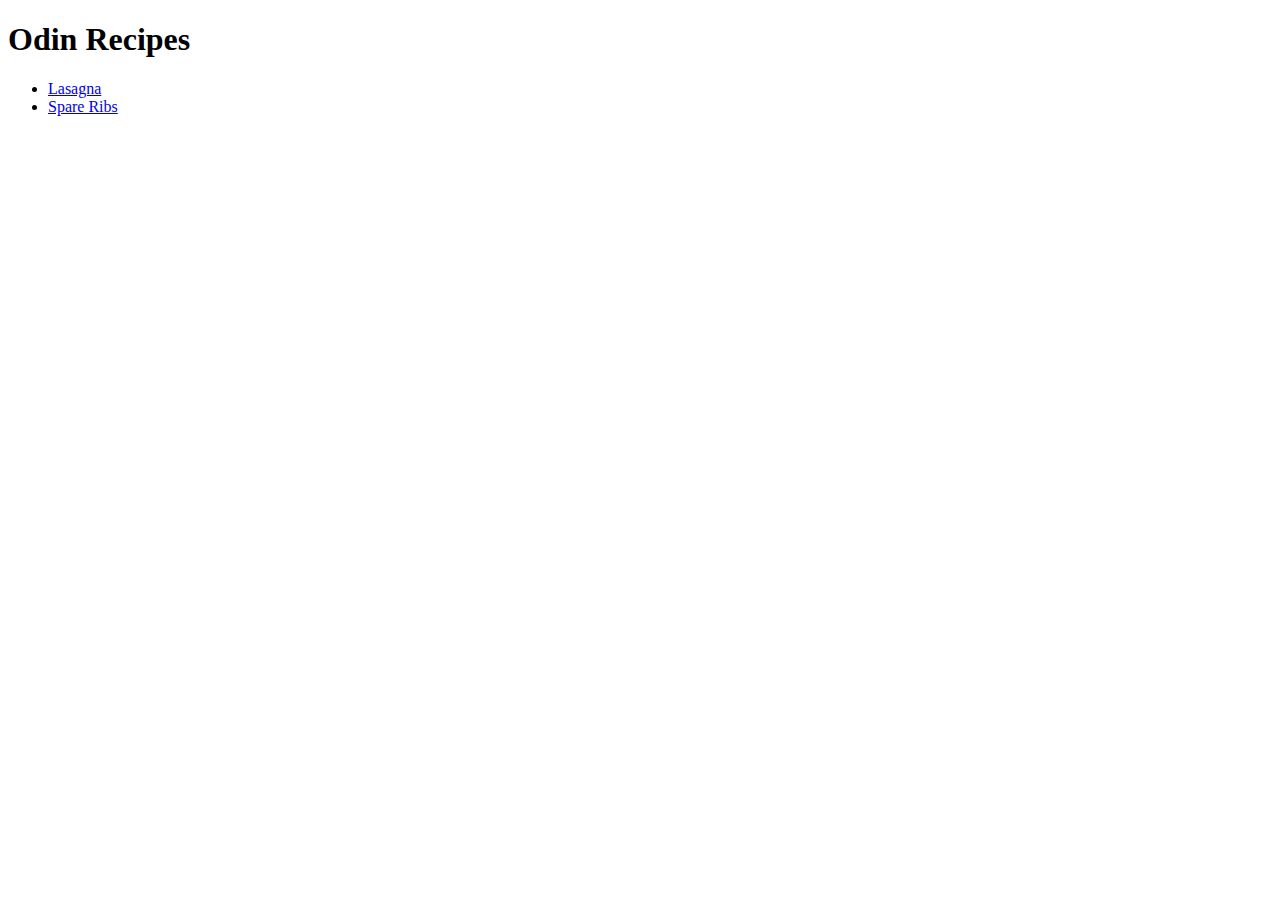
<file: index.html>
<!DOCTYPE html>
<html la="en">
    <head>
        <meta charset="utf-8">
        <title>Odin Recipes</title>
    </head>
    <body>
        <h1>Odin Recipes</h1>
        <ul>
        <li><a href="./recipes/lasagna.html" target="_blank">Lasagna</a></li>
        <li><a href="./recipes/spare-ribs.html" target="_blank">Spare Ribs</a></li>
        </ul>
    </body>
</html>
</file>
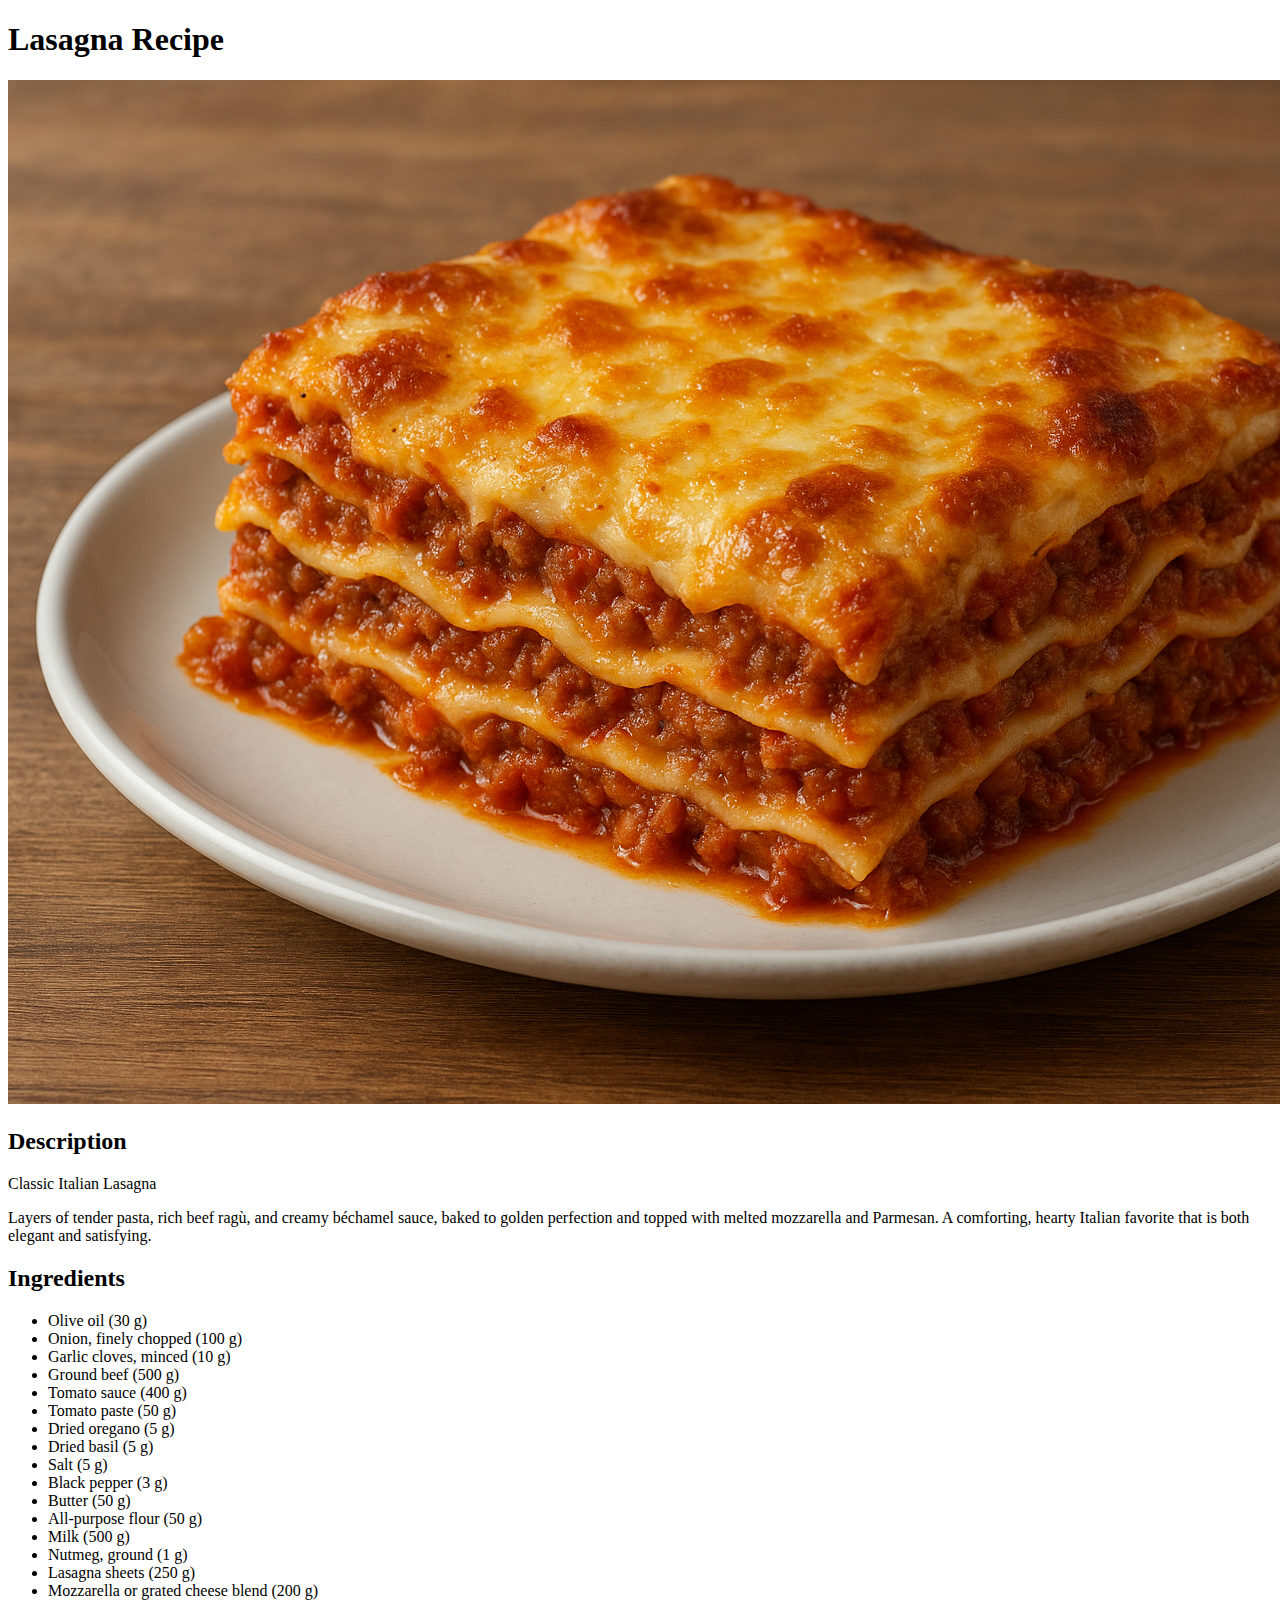
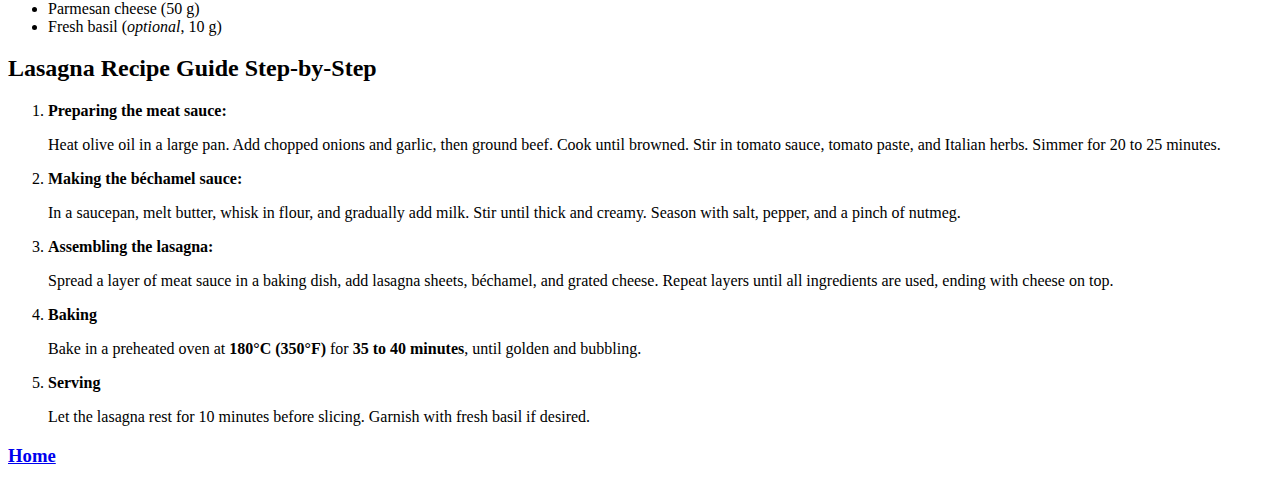
<file: recipes/lasagna.html>
<!DOCTYPE html>
<html la="en">
    <head>
        <meta charset="utf-8">
        <title>Lasagna Recipe</title>
    </head>
    <body>
        <h1>Lasagna Recipe</h1>
        <img src="../images/lasagna.png" alt="lasagna dish">
       
        <h2>Description</h2>
        <p></strong>Classic Italian Lasagna</strong></p>
        <p>Layers of tender pasta, rich beef ragù, and creamy béchamel sauce,
         baked to golden perfection and topped with melted mozzarella and Parmesan.
         A comforting, hearty Italian favorite that is both elegant and satisfying.</p>
        
        <h2>Ingredients</h2>
        <ul>
            <li>Olive oil (30 g)</li>
            <li>Onion, finely chopped (100 g)</li>
            <li>Garlic cloves, minced (10 g)</li>
            <li>Ground beef (500 g)</li>
            <li>Tomato sauce (400 g)</li>
            <li>Tomato paste (50 g)</li>
            <li>Dried oregano (5 g)</li>
            <li>Dried basil (5 g)</li>
            <li>Salt (5 g)</li>
            <li>Black pepper (3 g)</li>
            <li>Butter (50 g)</li>
            <li>All-purpose flour (50 g)</li>
            <li>Milk (500 g)</li>
            <li>Nutmeg, ground (1 g)</li>
            <li>Lasagna sheets (250 g)</li>
            <li>Mozzarella or grated cheese blend (200 g)</li>
            <li>Parmesan cheese (50 g)</li>
            <li>Fresh basil (<i>optional</i>, 10 g)</li>
        </ul>


        <h2>Lasagna Recipe Guide Step-by-Step</h2>
        <ol>
        <li><strong>Preparing the meat sauce:</strong>
        <p>Heat olive oil in a large pan. 
        Add chopped onions and garlic, then ground beef. 
        Cook until browned. Stir in tomato sauce, tomato paste, and Italian herbs. 
        Simmer for 20 to 25 minutes.</p></li>

        <li><strong>Making the béchamel sauce:</strong>
        <p>In a saucepan, melt butter, whisk in flour, and gradually add milk. 
            Stir until thick and creamy. 
            Season with salt, pepper, and a pinch of nutmeg.</p></li>
        
        <li><strong>Assembling the lasagna:</strong>
        <p>Spread a layer of meat sauce in a baking dish, add lasagna sheets, béchamel, and grated cheese. 
        Repeat layers until all ingredients are used, ending with cheese on top.</p></li>

        <li><strong>Baking</strong>
        <p>Bake in a preheated oven at <b>180°C (350°F)</b> for <b>35 to 40 minutes</b>, 
        until golden and bubbling.</p></li>
        
        <li><strong>Serving</strong>
        <p>Let the lasagna rest for 10 minutes before slicing. 
        Garnish with fresh basil if desired.</p></li>
        </ol>
        

        <h3><a href="../index.html" target="_blank">Home</a><h3>
    </body>
</html>
</file>
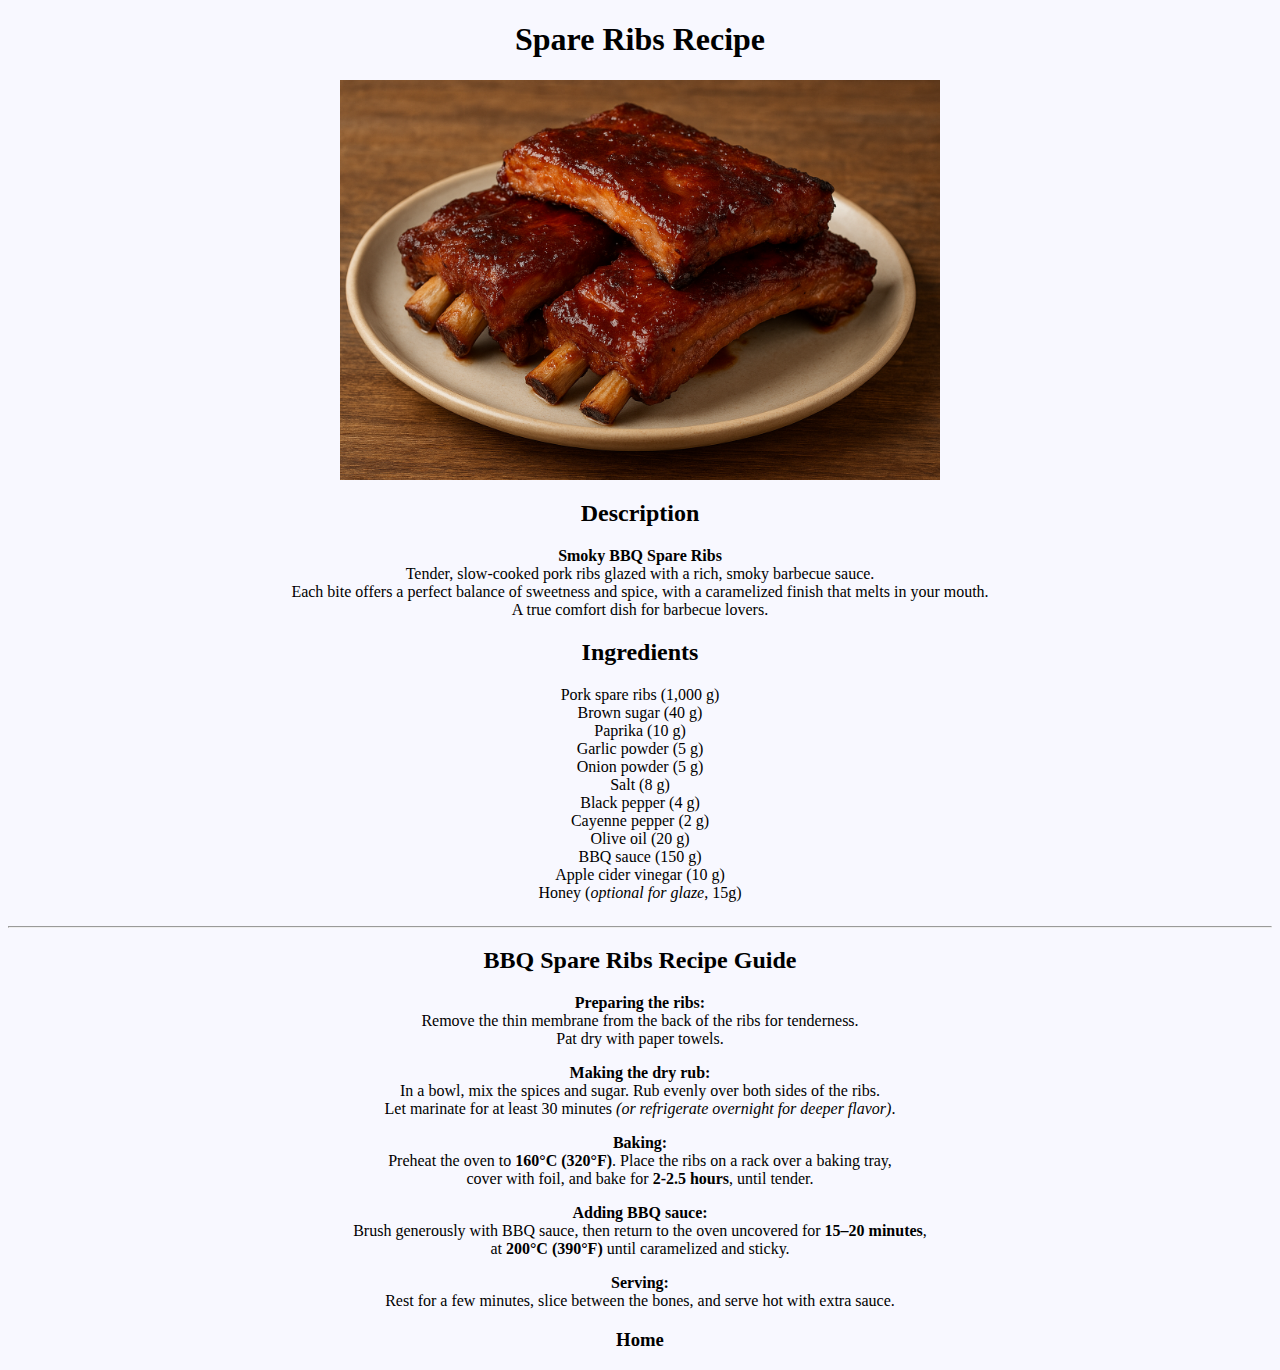
<file: recipes/spare-ribs.html>
<!DOCTYPE html>
<html lang="en">
    <head>
        <meta charset="utf-8">
        <link rel="stylesheet" href="../styles.css">
        <title>Spare Ribs Recipe</title>
    </head>
    <body>
        <h1>Spare Ribs Recipe</h1>
        <img src="../images/spare-ribs.png" alt="Spare Ribs Photo" width="900">

        <h2>Description</h2>
        <p><strong>Smoky BBQ Spare Ribs</strong><br>
        Tender, slow-cooked pork ribs glazed with a rich, smoky barbecue sauce.<br>
        Each bite offers a perfect balance of sweetness and spice, with a caramelized finish that melts in your mouth.<br>
        A true comfort dish for barbecue lovers.</p>

        <h2>Ingredients</h2>
        <ul>
            <li>Pork spare ribs (1,000 g)</li>
            <li>Brown sugar (40 g)</li>
            <li>Paprika (10 g)</li>
            <li>Garlic powder (5 g)</li>
            <li>Onion powder (5 g)</li>
            <li>Salt (8 g)</li>
            <li>Black pepper (4 g)</li>
            <li>Cayenne pepper (2 g)</li>
            <li>Olive oil (20 g)</li>
            <li>BBQ sauce (150 g)</li>
            <li>Apple cider vinegar (10 g)</li>
            <li>Honey (<i>optional for glaze</i>, 15g)</li>
        </ul>

        <hr>

        <h2>BBQ Spare Ribs Recipe Guide</h2>
        <ol>
            <li><p><strong>Preparing the ribs:</strong><br>
            Remove the thin membrane from the back of the ribs for tenderness.<br>
            Pat dry with paper towels.</p></li>
            
            <li><p><strong>Making the dry rub:</strong><br>
            In a bowl, mix the spices and sugar. Rub evenly over both sides of the ribs.<br>
            Let marinate for at least 30 minutes <i>(or refrigerate overnight for deeper flavor)</i>.</p></li>
            
            <li><p><strong>Baking:</strong><br>
            Preheat the oven to <b>160°C (320°F)</b>. Place the ribs on a rack over a baking tray,<br>
            cover with foil, and bake for <b>2-2.5 hours</b>, until tender.</p></li>
            
            <li><p><strong>Adding BBQ sauce:</strong><br>
            Brush generously with BBQ sauce, then return to the oven uncovered for <b>15–20 minutes</b>,<br>
            at <b>200°C (390°F)</b> until caramelized and sticky.</p></li>
            
            <li><p><strong>Serving:</strong><br>
            Rest for a few minutes, slice between the bones, and serve hot with extra sauce.</p></li>
        </ol>

        <h3><a href="../index.html">Home</a></h3>
    </body>
</html>
</file>
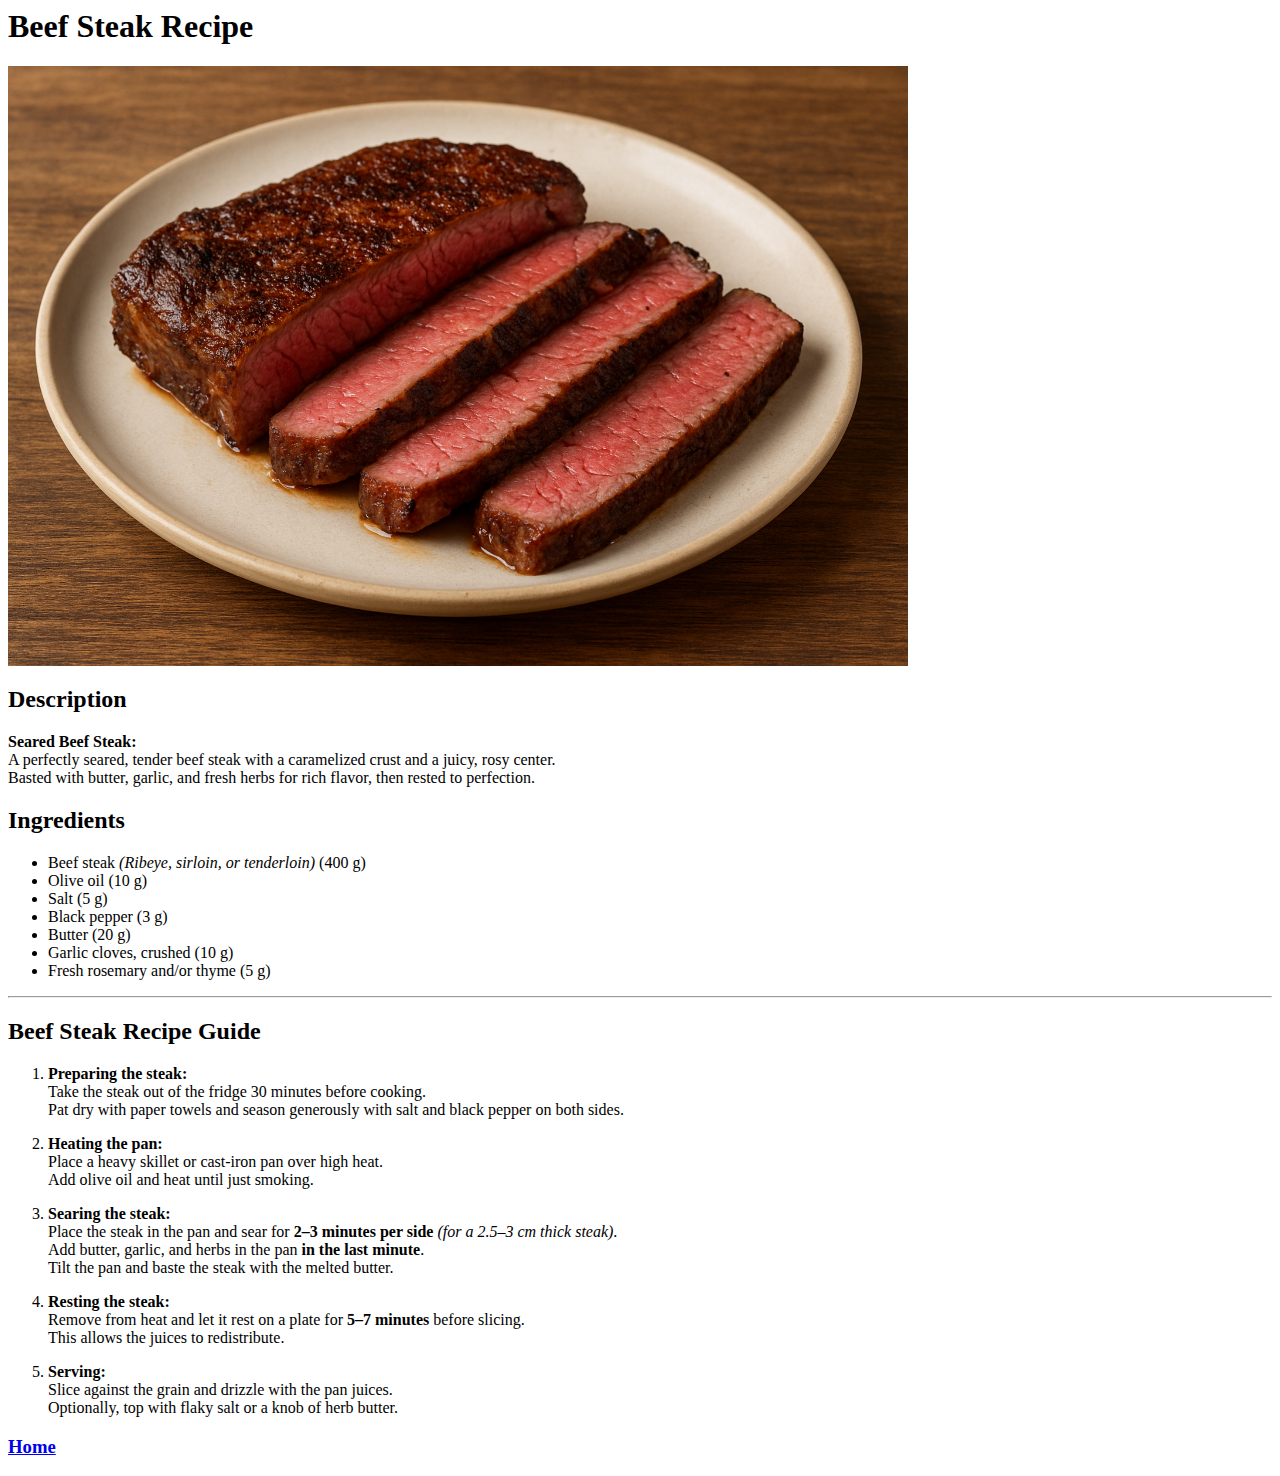
<file: recipes/steak.html>
<! DOCTYPE html>
<html lang="en">
    <head>
        <meta charset="utf-8">
        <title>Beef Steak Recipe</title>
    </head>
    <body>
        <h1>Beef Steak Recipe</h1>
        <img src="../images/steak.png" alt="Beef steak picture" width="900">
    
        <h2>Description</h2>
        <p><strong>Seared Beef Steak:</strong><br>
        A perfectly seared, tender beef steak with a caramelized crust and a juicy, rosy center.<br>
        Basted with butter, garlic, and fresh herbs for rich flavor, then rested to perfection.</p>

        <h2>Ingredients</h2>
        <ul>
            <li>Beef steak <i>(Ribeye, sirloin, or tenderloin)</i> (400 g)</li>
            <li>Olive oil (10 g)</li>
            <li>Salt (5 g)</li>
            <li>Black pepper (3 g)</li>
            <li>Butter (20 g)</li>
            <li>Garlic cloves, crushed (10 g)</li>
            <li>Fresh rosemary and/or thyme (5 g)</li>
        </ul>

        <hr>


        <h2>Beef Steak Recipe Guide</h2>
        <ol>
            <li></p><strong/>Preparing the steak:</strong><br>
            Take the steak out of the fridge 30 minutes before cooking.<br>
            Pat dry with paper towels and season generously with salt and black pepper on both sides.</p></li>
        
            <li><p><strong>Heating the pan:</strong><br>
            Place a heavy skillet or cast-iron pan over high heat.<br>
            Add olive oil and heat until just smoking.</p></li>

            <li><p><strong>Searing the steak:</strong><br>
            Place the steak in the pan and sear for <b>2–3 minutes per side</b> <i>(for a 2.5–3 cm thick steak)</i>.<br>
            Add butter, garlic, and herbs in the pan <b>in the last minute</b>.<br>
            Tilt the pan and baste the steak with the melted butter.</p></li>

            <li><p><strong>Resting the steak:</strong><br>
            Remove from heat and let it rest on a plate for <b>5–7 minutes</b> before slicing.<br>
            This allows the juices to redistribute.</p></li>

            <li><p><strong>Serving:</strong><br>
            Slice against the grain and drizzle with the pan juices.<br>
            Optionally, top with flaky salt or a knob of herb butter.</p></li>
        </ol>

        <h3><a href="../index.html">Home</a></h3>
    </body>
</html>
</file>
<file: styles.css>
* {
    background-color: ghostwhite;
    text-align: center;
    font-family: "Times New Roman", Times, serif;
}

img {
    display: block;
    width: 600px;
    margin: 0 auto;
}

ul, ol {
  list-style-type: none;  /* removes bullets and numbers */
  padding: 0; /* removes gap to allow centered text */
  margin: 0; /* removes gap to allow centered text */
}

hr {
    margin-top: 24px;
}

a {
  text-decoration: none;   /* removes underline */
  color: inherit;          /* keeps the same color as surrounding text */
}


a:hover {
  color: blue;             /* color when hovered */
}

/*  To change color when visited:
a:visited {
  color:blueviolet;       
} 
*/
</file>
